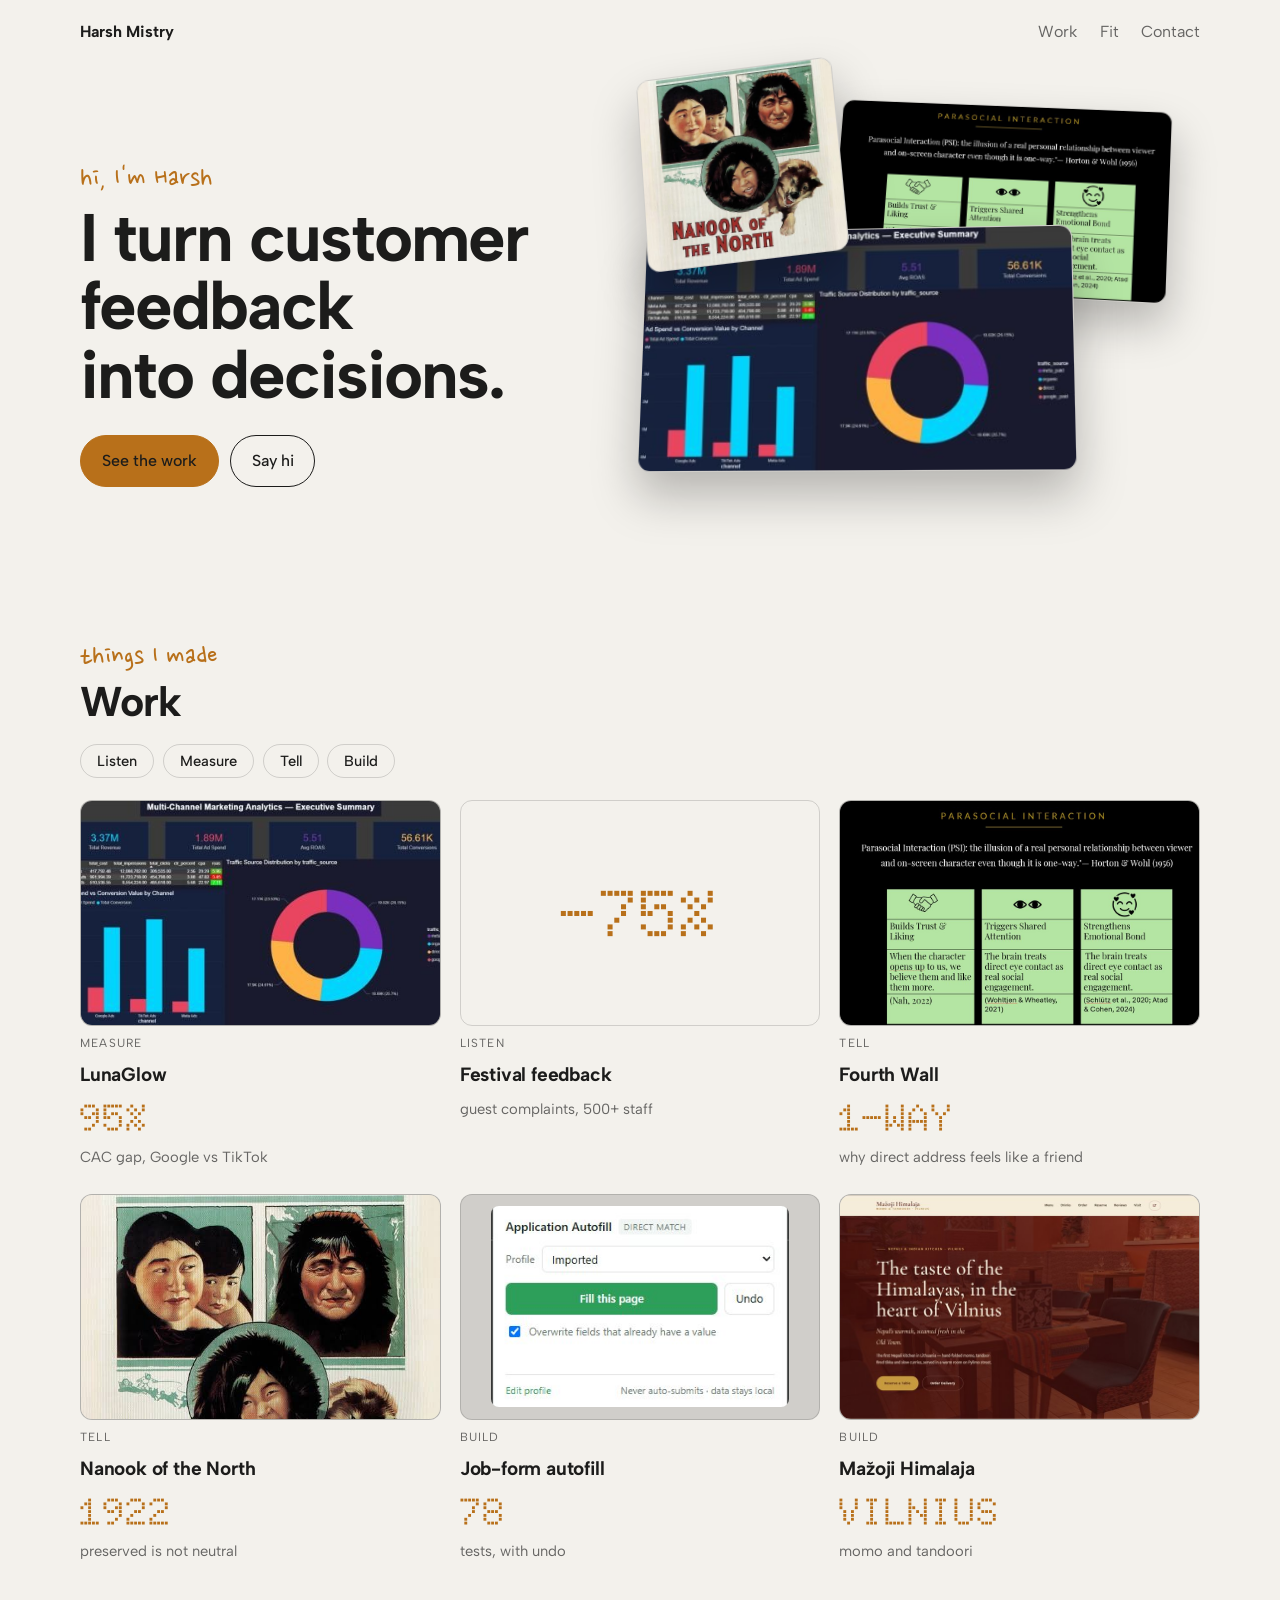
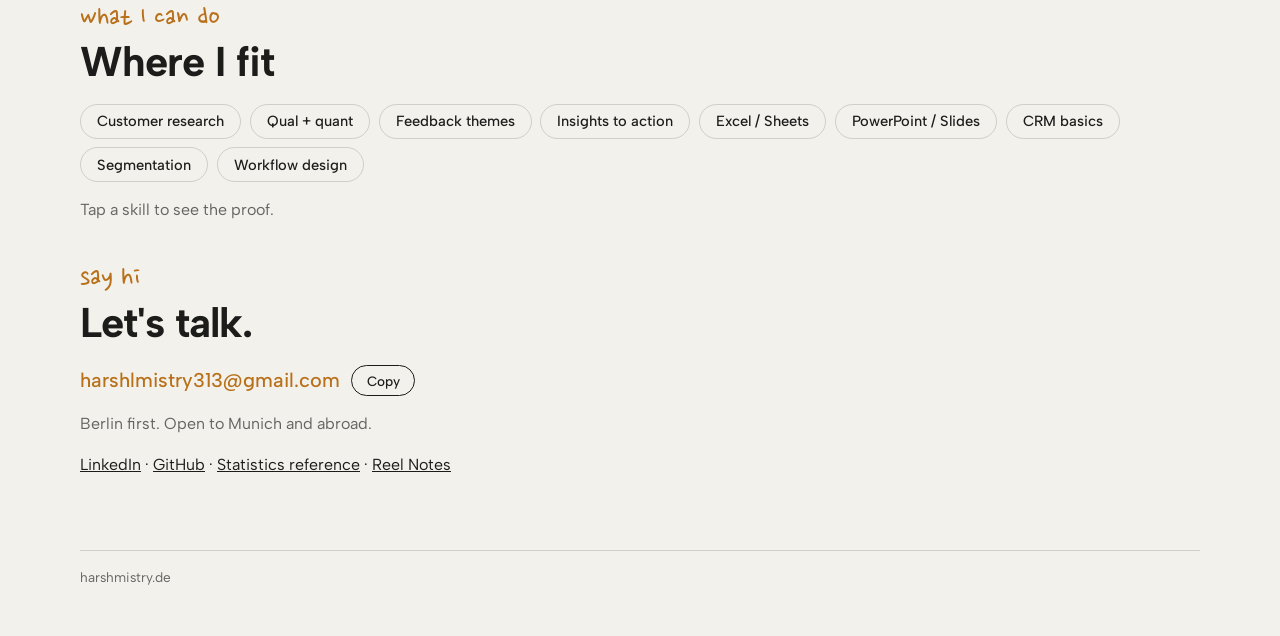
<file: index.html>
<!doctype html>
<html lang="en">
<head>
<meta charset="utf-8">
<meta name="viewport" content="width=device-width, initial-scale=1">
<title>Harsh Mistry | Customer Research &amp; Marketing Analytics</title>
<meta name="description" content="Customer research, marketing analytics and storytelling. Student in Magdeburg, open to internships and Werkstudent roles in Berlin, Munich and abroad.">
<link rel="canonical" href="https://harshmistry.de/">
<meta name="robots" content="index, follow, max-image-preview:large">
<meta name="author" content="Harsh Mistry">

<meta property="og:type" content="profile">
<meta property="og:site_name" content="Harsh Mistry">
<meta property="og:title" content="Harsh Mistry | Customer Research &amp; Marketing Analytics">
<meta property="og:description" content="I turn customer feedback into decisions. Work, skills and contact.">
<meta property="og:url" content="https://harshmistry.de/">
<meta property="og:image" content="https://harshmistry.de/og-image.png">
<meta property="og:image:width" content="1200">
<meta property="og:image:height" content="630">
<meta property="og:image:alt" content="Harsh Mistry, marketing analytics student in Magdeburg">
<meta property="og:locale" content="en_GB">
<meta property="profile:first_name" content="Harsh">
<meta property="profile:last_name" content="Mistry">
<meta name="twitter:card" content="summary_large_image">
<meta name="twitter:title" content="Harsh Mistry | Customer Research &amp; Marketing Analytics">
<meta name="twitter:description" content="I turn customer feedback into decisions.">
<meta name="twitter:image" content="https://harshmistry.de/og-image.png">

<link rel="icon" href="favicon.svg" type="image/svg+xml">
<script>document.documentElement.classList.add('js')</script>

<script type="application/ld+json">
{
  "@context": "https://schema.org",
  "@graph": [
    {
      "@type": "WebSite",
      "@id": "https://harshmistry.de/#website",
      "url": "https://harshmistry.de/",
      "name": "Harsh Mistry",
      "inLanguage": "en",
      "publisher": { "@id": "https://harshmistry.de/#person" }
    },
    {
      "@type": "ProfilePage",
      "@id": "https://harshmistry.de/#profilepage",
      "url": "https://harshmistry.de/",
      "name": "Harsh Mistry | Marketing Analytics, Insights & Operations",
      "isPartOf": { "@id": "https://harshmistry.de/#website" },
      "mainEntity": { "@id": "https://harshmistry.de/#person" },
      "dateModified": "2026-10-08",
      "inLanguage": "en"
    },
    {
      "@type": "Person",
      "@id": "https://harshmistry.de/#person",
      "name": "Harsh Mistry",
      "alternateName": "Harsh Lalabhai Mistry",
      "givenName": "Harsh",
      "familyName": "Mistry",
      "url": "https://harshmistry.de/",
      "jobTitle": "Marketing analytics student (Werkstudent and internship seeker)",
      "description": "Marketing analytics student at Otto von Guericke University Magdeburg looking for internships and Werkstudent roles in marketing analytics, performance marketing and customer insights in Germany.",
      "address": { "@type": "PostalAddress", "addressLocality": "Magdeburg", "addressCountry": "DE" },
      "affiliation": {
        "@type": "CollegeOrUniversity",
        "name": "Otto von Guericke University Magdeburg",
        "url": "https://www.ovgu.de/"
      },
      "knowsAbout": [
        "Marketing analytics", "Performance marketing", "SQL", "PostgreSQL", "Python", "pandas",
        "Power BI", "n8n automation", "HubSpot", "Google Ads measurement", "Voice of Customer", "Marketing mix modeling", "Econometrics"
      ],
      "knowsLanguage": ["en", "de", "hi", "gu", "mr"],
      "sameAs": [
        "https://github.com/harshmistry2001",
        "https://www.linkedin.com/in/harsh-mistry-6508b920b"
      ]
    },
    {
      "@type": "CreativeWork",
      "@id": "https://harshmistry.de/#lunaglow",
      "name": "LunaGlow: marketing analytics simulation for a D2C skincare brand",
      "description": "A 90-day simulation of a direct-to-consumer skincare brand advertising on Meta, Google and TikTok, built on synthetic data with PostgreSQL, Python, Power BI and n8n.",
      "url": "https://github.com/harshmistry2001/marketing-analytics-portfolio",
      "author": { "@id": "https://harshmistry.de/#person" },
      "keywords": "marketing analytics, customer acquisition cost, budget allocation, PostgreSQL, Power BI, pandas, n8n"
    }
  ]
}
</script>
<meta name="theme-color" content="#F3F1EC" media="(prefers-color-scheme: light)">
<meta name="theme-color" content="#1C1C1B" media="(prefers-color-scheme: dark)">
<link rel="icon" href="/favicon.svg" type="image/svg+xml">
<link rel="preconnect" href="https://fonts.googleapis.com">
<link rel="preconnect" href="https://fonts.gstatic.com" crossorigin>
<link rel="stylesheet" href="https://fonts.googleapis.com/css2?family=Albert+Sans:wght@400;500;700&family=Doto:wght@700&family=Nanum+Pen+Script&display=swap">
<link rel="stylesheet" href="/theme.css">
<link rel="stylesheet" href="/site.css">
</head>
<body>
<div class="wrap" id="app">
  <noscript>
    <h1>Harsh Mistry: I turn customer feedback into decisions.</h1>
    <p>Customer research, marketing analytics and storytelling. Magdeburg, open to Berlin, Munich and abroad.</p>
    <p><a href="mailto:harshlmistry313@gmail.com">harshlmistry313@gmail.com</a> · <a href="https://linkedin.com/in/harsh-mistry-6508b920b">LinkedIn</a> · <a href="https://github.com/harshmistry2001">GitHub</a> · <a href="/stats/">Statistics reference</a> · <a href="/cinema/">Reel Notes</a></p>
  </noscript>
</div>
<script src="/content.js"></script>
<script src="/app.js"></script>
</body>
</html>
</file>
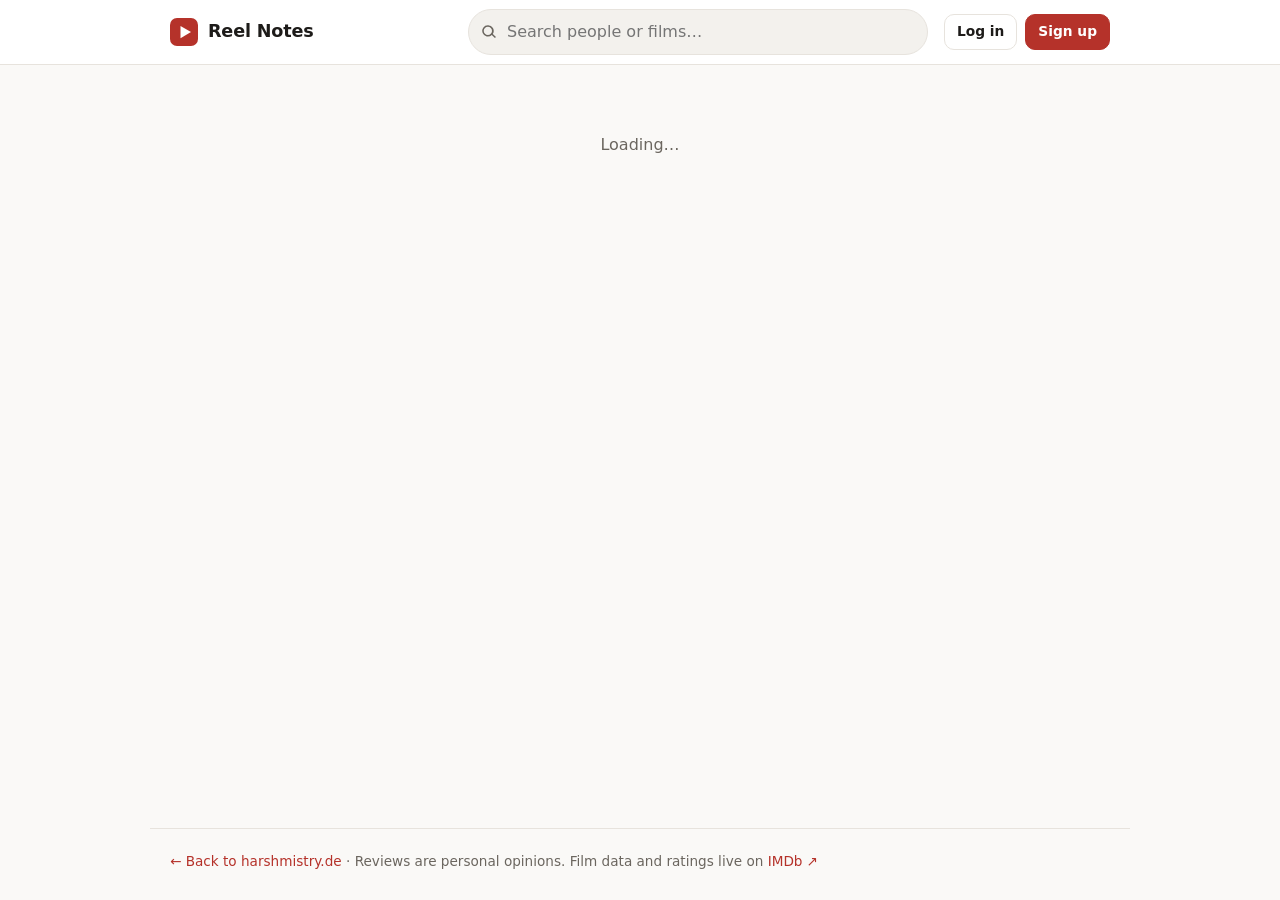
<file: cinema/index.html>
<!doctype html>
<html lang="en">
<head>
  <meta charset="utf-8">
  <meta name="viewport" content="width=device-width, initial-scale=1">
  <title>Reel Notes</title>
  <meta name="description" content="Find people, see the films they've watched, and read their detailed reviews.">
  <meta http-equiv="Content-Security-Policy" content="default-src 'self'; script-src 'self' https://sg.media-imdb.com; connect-src 'self' https://*.supabase.co; style-src 'self' 'unsafe-inline'; img-src 'self' data: https://m.media-amazon.com; base-uri 'self'; form-action 'self'">
  <meta name="referrer" content="strict-origin-when-cross-origin">
  <link rel="icon" href="data:image/svg+xml,%3Csvg xmlns='http://www.w3.org/2000/svg' viewBox='0 0 32 32'%3E%3Crect width='32' height='32' rx='8' fill='%23b5322a'/%3E%3Cpath d='M12 9l12 7-12 7z' fill='white'/%3E%3C/svg%3E">
  <link rel="stylesheet" href="style.css">
</head>
<body>
  <header class="topbar">
    <div class="wrap topbar-inner">
      <a href="#/" class="brand" aria-label="Reel Notes home">
        <svg viewBox="0 0 32 32" width="28" height="28" aria-hidden="true"><rect width="32" height="32" rx="8" fill="currentColor"/><path d="M12 9l12 7-12 7z" fill="#fff"/></svg>
        <span>Reel Notes</span>
      </a>
      <form class="search" id="search-form" role="search" autocomplete="off">
        <svg viewBox="0 0 24 24" width="18" height="18" aria-hidden="true"><path d="M10.5 3a7.5 7.5 0 105.2 12.9l4.2 4.2 1.4-1.4-4.2-4.2A7.5 7.5 0 0010.5 3zm0 2a5.5 5.5 0 110 11 5.5 5.5 0 010-11z" fill="currentColor"/></svg>
        <input id="search-input" type="search" placeholder="Search people or films…" aria-label="Search people or films">
      </form>
      <nav id="nav" class="nav" aria-label="Account"></nav>
    </div>
  </header>

  <main id="app" class="wrap" tabindex="-1"></main>

  <footer class="footer wrap">
    <a href="/">← Back to harshmistry.de</a> · Reviews are personal opinions. Film data and ratings live on <a href="https://www.imdb.com" target="_blank" rel="noopener noreferrer">IMDb&nbsp;↗</a>
  </footer>

  <div id="toast" class="toast" role="status" aria-live="polite"></div>
  <noscript><p class="wrap">Reel Notes needs JavaScript to run.</p></noscript>
  <script src="vendor/supabase.js"></script>
  <script src="config.js"></script>
  <script src="data.js"></script>
  <script src="app.js"></script>
</body>
</html>
</file>
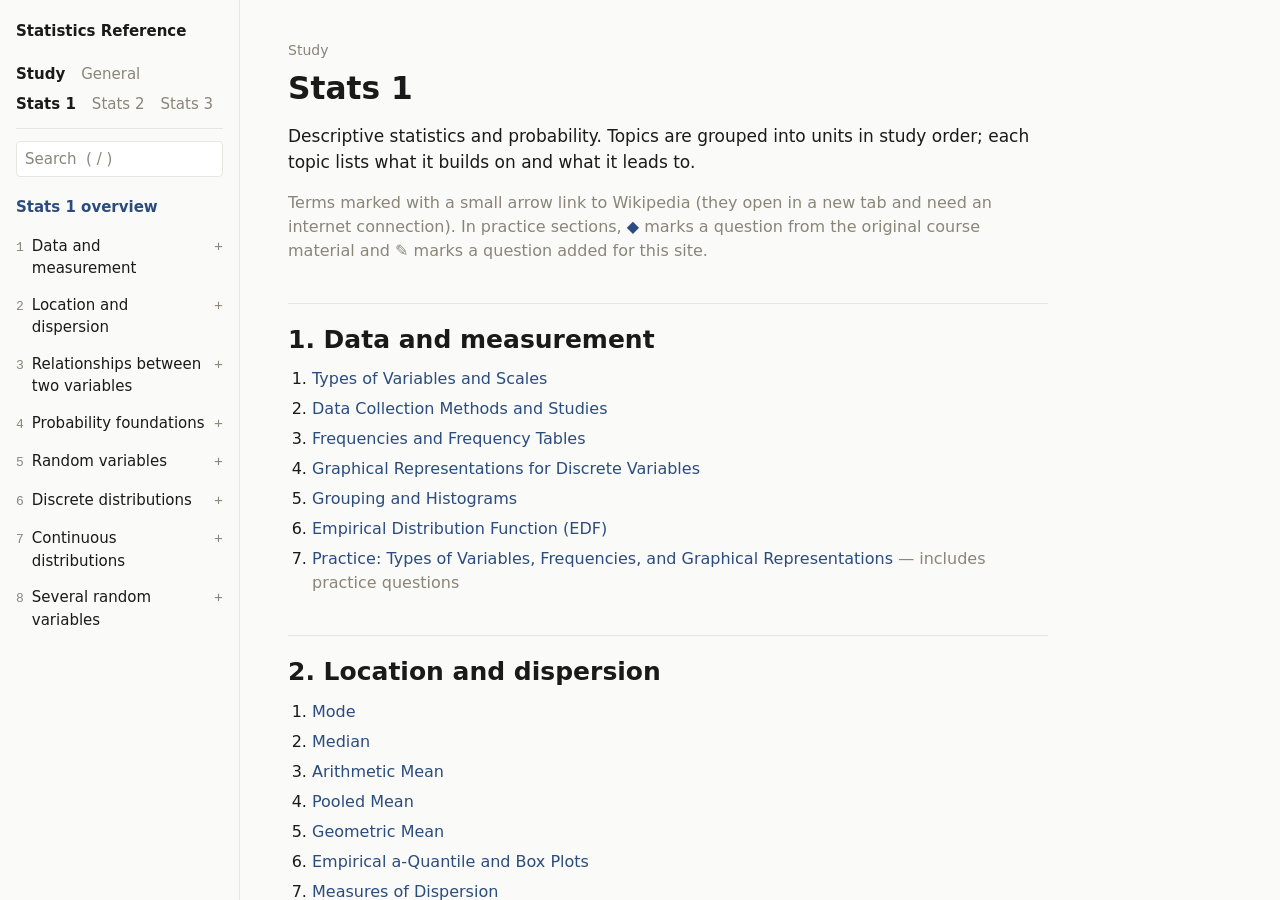
<file: stats/index.html>
<!doctype html>
<html lang="en">
<head>
  <meta charset="utf-8">
  <title>Statistics Reference</title>
  <meta http-equiv="refresh" content="0; url=src/index.html">
</head>
<body style="font-family: system-ui, sans-serif; background: #FAFAF8; color: #1A1A1A; padding: 2rem;">
  <p>Opening the site… If nothing happens, <a href="src/index.html" style="color: #2B4C7E;">open src/index.html</a>.</p>
</body>
</html>
</file>
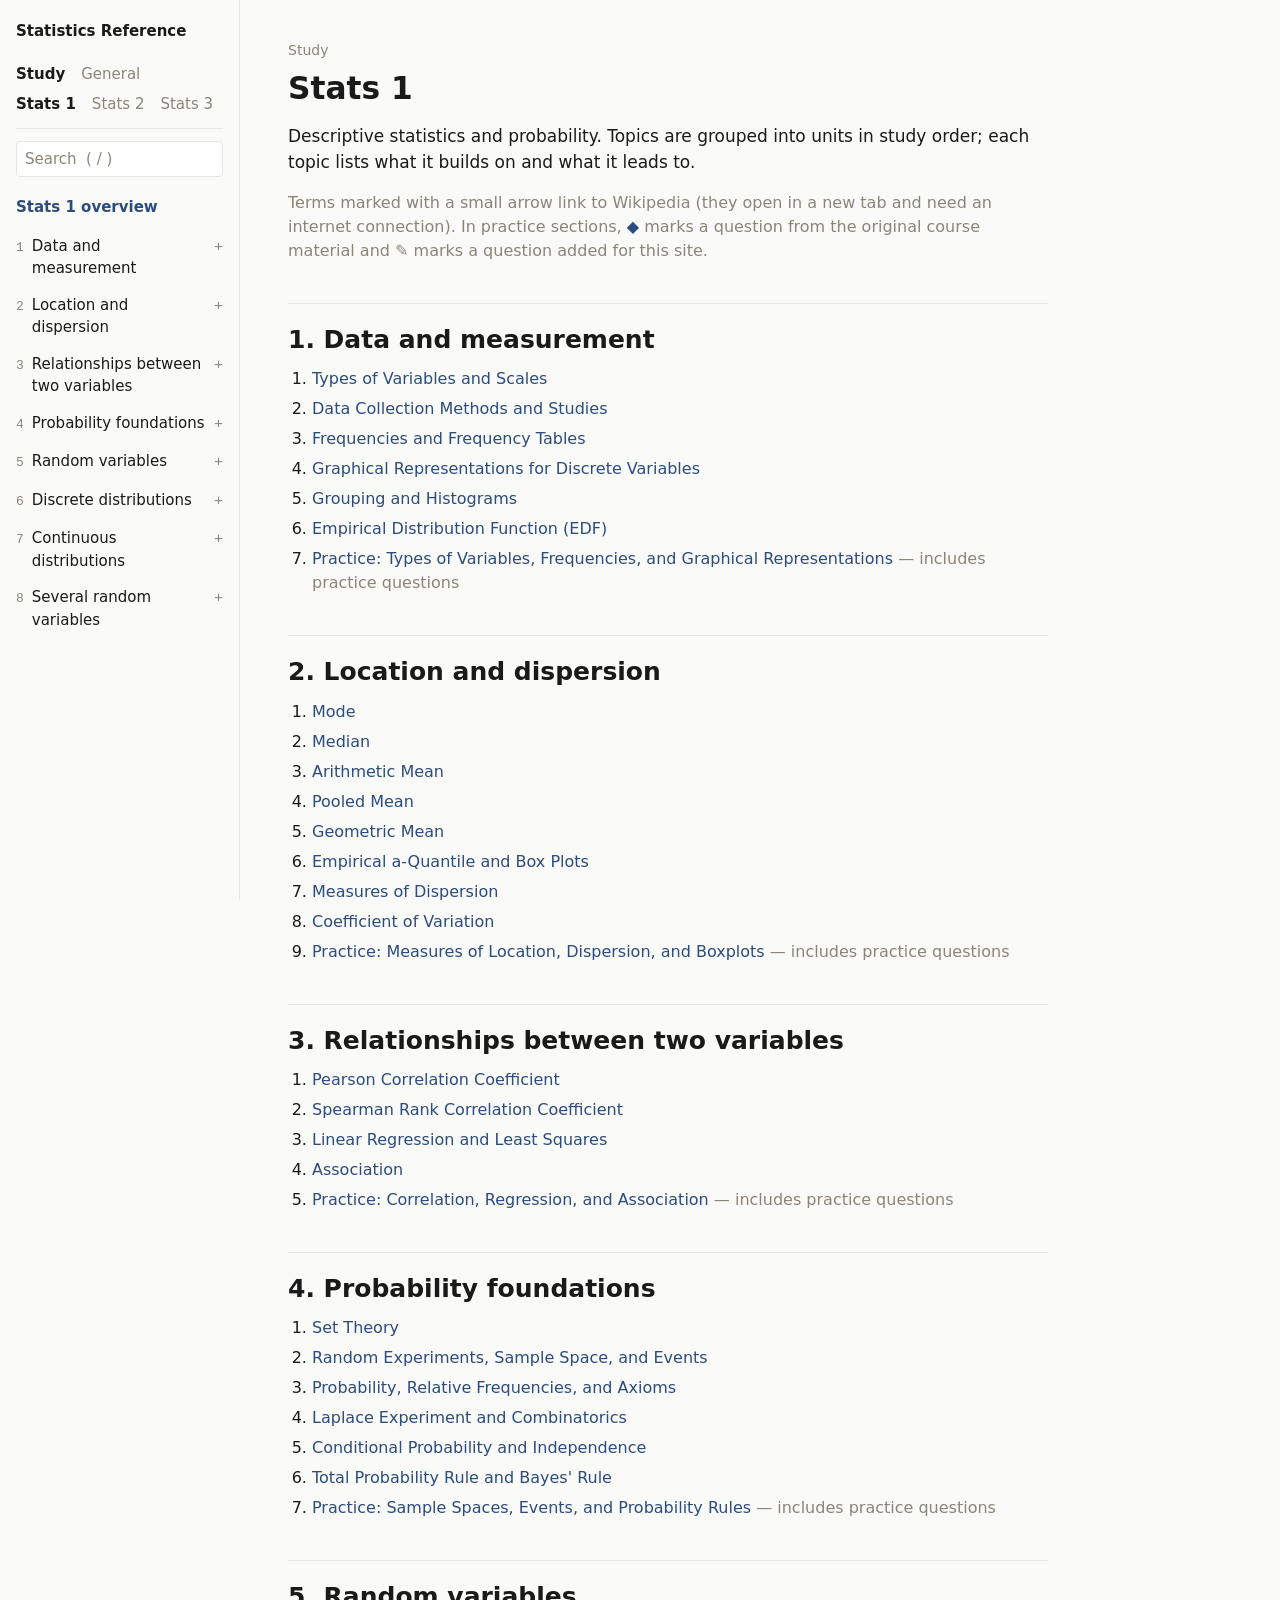
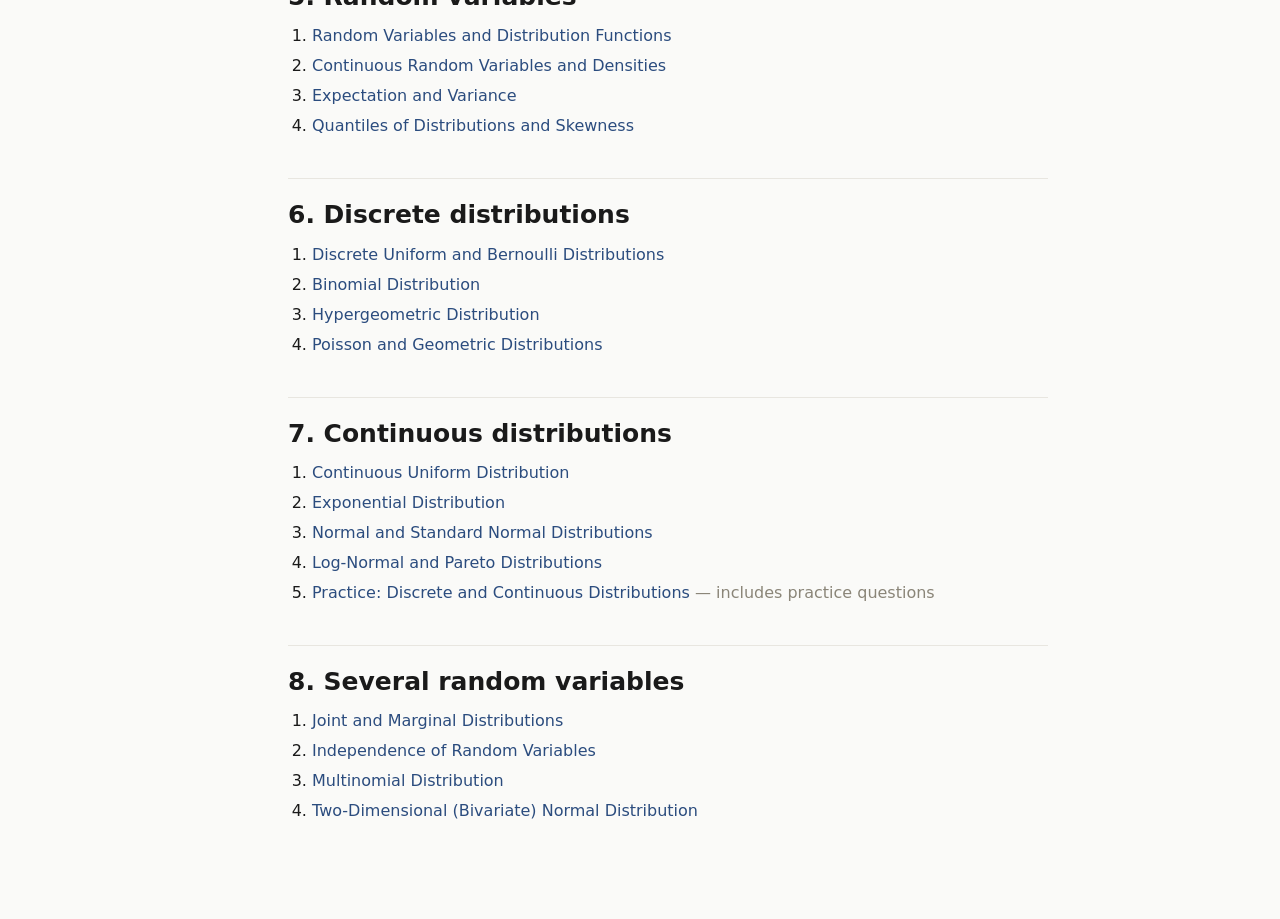
<file: stats/src/index.html>
<!doctype html>
<html lang="en">
<head>
  <meta charset="utf-8">
  <meta name="viewport" content="width=device-width, initial-scale=1">
  <title>Statistics Reference</title>
  <link rel="stylesheet" href="vendor/katex/katex.min.css">
  <link rel="stylesheet" href="style.css">
</head>
<body>
  <a class="skip" href="#main">Skip to content</a>

  <header class="topbar">
    <span class="brand">Statistics Reference</span>
    <button type="button" id="menu-toggle" aria-expanded="false" aria-controls="sidebar">Topics</button>
  </header>

  <aside id="sidebar" class="sidebar">
    <div class="brand brand-side">Statistics Reference</div>

    <nav id="mode-switch" class="switch" aria-label="Mode">
      <a href="#/study" data-mode="study">Study</a>
      <a href="#/general" data-mode="general">General</a>
    </nav>
    <nav id="group-switch" class="switch sub" aria-label="Course part"></nav>

    <label class="search">
      <span class="visually-hidden">Search topics</span>
      <input type="search" id="search" placeholder="Search  ( / )" autocomplete="off" spellcheck="false">
    </label>

    <div id="nav" class="nav"></div>
  </aside>

  <main id="main" tabindex="-1">
    <article id="doc" class="doc">
      <p class="muted">Loading…</p>
    </article>
  </main>

  <script src="vendor/katex/katex.min.js"></script>
  <script src="vendor/hljs/highlight.min.js"></script>
  <script src="app.js"></script>
</body>
</html>
</file>
<file: theme.css>
/* ------------------------------------------------------------------
   COLOURS AND FONTS. Change a value here and the whole site follows.
   Three colours only: background, text, accent.
   ------------------------------------------------------------------ */
:root{
  /* Light mode */
  --bg:#F3F1EC;            /* paper */
  --fg:#1C1C1B;            /* ink */
  --accent:#B8701A;        /* marigold */
  --on-accent:#1C1C1B;     /* text on accent buttons */
  --line:rgba(28,28,27,.16);
  --muted:rgba(28,28,27,.66);

  /* Fonts. First name is used if it is loaded, the rest are backups. */
  --sans:"Albert Sans",system-ui,-apple-system,"Segoe UI",sans-serif;   /* all normal text */
  --num:"Doto",ui-monospace,Menlo,Consolas,monospace;                   /* big numbers */
  --hand:"Nanum Pen Script","Segoe Print","Bradley Hand",cursive;       /* handwritten notes */
}

/* Dark mode follows the visitor's device setting */
@media (prefers-color-scheme:dark){
  :root:not([data-theme="light"]){
    --bg:#1C1C1B; --fg:#F3F1EC; --accent:#E0A24A; --on-accent:#1C1C1B;
    --line:rgba(243,241,236,.18); --muted:rgba(243,241,236,.68);
    color-scheme:dark;
  }
}
:root[data-theme="dark"]{
  --bg:#1C1C1B; --fg:#F3F1EC; --accent:#E0A24A; --on-accent:#1C1C1B;
  --line:rgba(243,241,236,.18); --muted:rgba(243,241,236,.68);
  color-scheme:dark;
}

/* ---- READY-MADE ALTERNATIVES ----------------------------------------
   To try one: copy its three colour lines over the light-mode ones above.

   Forest:   --bg:#EEF1EC;  --fg:#18211B;  --accent:#2F6B4F;
   Indigo:   --bg:#F2F2F0;  --fg:#1B1C22;  --accent:#4A55B8;
   Clay:     --bg:#F4EFEA;  --fg:#231C19;  --accent:#B5452A;
------------------------------------------------------------------------ */

/* ---- USING YOUR OWN FONT (for example Satoshi from Fontshare) --------
   1. Download the font files (.woff2) into a new folder: assets/fonts/
   2. Uncomment and edit this block, then set --sans above to "Satoshi".

   @font-face{
     font-family:"Satoshi";
     src:url("assets/fonts/Satoshi-Regular.woff2") format("woff2");
     font-weight:400; font-display:swap;
   }
   @font-face{
     font-family:"Satoshi";
     src:url("assets/fonts/Satoshi-Bold.woff2") format("woff2");
     font-weight:700; font-display:swap;
   }
------------------------------------------------------------------------ */
</file>
<file: site.css>
/* Layout and components. Colours and fonts come from theme.css. */
*{box-sizing:border-box}
html{scroll-behavior:smooth}
body{margin:0;background:var(--bg);color:var(--fg);font:400 1rem/1.55 var(--sans);padding-inline:max(1rem,4vw);padding-block:0 3rem}
a{color:inherit}
:focus-visible{outline:2px solid var(--accent);outline-offset:3px}
.wrap{max-width:70rem;margin-inline:auto}
.note{font-family:var(--hand);font-size:1.9rem;line-height:1;color:var(--accent);margin:0}
.muted{color:var(--muted)}

/* Header */
.top{display:flex;justify-content:space-between;align-items:center;gap:1rem;padding-block:1.25rem}
.top b{font-weight:700}
.top nav{display:flex;gap:1.4rem}
.top nav a{text-decoration:none;color:var(--muted)}
.top nav a:hover{color:var(--fg)}

/* Hero */
.hero{display:grid;grid-template-columns:minmax(0,1fr) minmax(0,1.1fr);gap:2rem;align-items:center;padding-block:2rem 3rem}
.hero h1{font-weight:700;font-size:clamp(2.3rem,5.6vw,4.2rem);line-height:1.02;letter-spacing:-.03em;margin:.6rem 0 1.6rem;text-wrap:balance}
.cta{display:flex;gap:.7rem;flex-wrap:wrap}
.btn{display:inline-block;padding:.8rem 1.3rem;border-radius:999px;text-decoration:none;font-weight:500;background:var(--accent);color:var(--on-accent);border:1px solid var(--accent)}
.btn.ghost{background:transparent;color:var(--fg);border-color:var(--fg)}
.btn:hover{filter:brightness(1.07)}

/* 3D stack (moves with the cursor, drifts on its own on phones) */
.stage{perspective:1200px;display:grid;place-items:center;min-height:22rem;touch-action:pan-y}
.stack{position:relative;width:min(100%,32rem);aspect-ratio:1.12;transform-style:preserve-3d;transform:rotateX(8deg) rotateY(-12deg)}
.c{position:absolute;margin:0;border-radius:12px;overflow:hidden;border:1px solid var(--line);background:var(--bg);box-shadow:0 22px 44px rgba(0,0,0,.25)}
.c img{display:block;width:100%;height:auto}
.c1{width:80%;left:0;top:32%;transform:translateZ(70px)}
.c2{width:66%;right:0;top:0;transform:translateZ(0) rotate(4deg)}
.c3{width:36%;left:3%;top:2%;transform:translateZ(140px) rotate(-6deg)}

/* Sections */
section{padding-block:2.5rem 0}
h2{font-weight:700;font-size:clamp(1.8rem,3.6vw,2.6rem);letter-spacing:-.025em;line-height:1.1;margin:.4rem 0 1.2rem}

/* Filter chips and skill pills */
.chips,.pills{display:flex;flex-wrap:wrap;gap:.55rem}
.chips{margin-bottom:1.4rem}
.chip,.pill{font:500 .92rem var(--sans);cursor:pointer;padding:.45rem 1rem;border-radius:999px;border:1px solid var(--line);background:transparent;color:var(--fg)}
.chip:hover,.pill:hover{border-color:var(--fg)}
.chip[aria-pressed="true"],.pill[aria-pressed="true"]{background:var(--fg);color:var(--bg);border-color:var(--fg)}
.proof{min-height:1.6rem;margin:1rem 0 0;color:var(--muted)}

/* Project tiles */
.grid{display:grid;grid-template-columns:repeat(auto-fit,minmax(min(100%,18rem),1fr));gap:1.6rem 1.2rem}
.tile{display:grid;gap:.5rem;align-content:start;min-width:0}
.tile[hidden]{display:none}
.shot{border-radius:12px;overflow:hidden;border:1px solid var(--line);aspect-ratio:16/10;background:var(--line);display:grid;place-items:center}
.shot img{width:100%;height:100%;object-fit:cover;display:block}
.shot.contain img{width:auto;max-width:90%;max-height:90%;object-fit:contain;border-radius:8px}
.shot.numonly{background:transparent}
.shot.numonly .big{font-size:4.2rem}
.lens{font-size:.74rem;letter-spacing:.1em;text-transform:uppercase;color:var(--muted)}
.tile h3{font-size:1.2rem;font-weight:700;margin:0;letter-spacing:-.01em}
.tile h3 a{text-decoration:none}
.tile h3 a:hover{text-decoration:underline}
.big{font-family:var(--num);font-weight:700;font-size:2.4rem;line-height:1;color:var(--accent);margin:.1rem 0 0}
.cap{margin:0;color:var(--muted);font-size:.92rem}
.tile.dim{opacity:.28}
.tile.hit .shot{outline:2px solid var(--accent);outline-offset:3px}

/* Contact and footer */
.contact{padding-bottom:1rem}
.mail{display:flex;flex-wrap:wrap;gap:.7rem;align-items:center;margin:0 0 .6rem}
.mail span{font-size:1.25rem;font-weight:500;color:var(--accent);overflow-wrap:anywhere;user-select:all}
.mail button{font:500 .85rem var(--sans);cursor:pointer;padding:.4rem .9rem;border-radius:999px;border:1px solid var(--fg);background:transparent;color:var(--fg)}
footer{margin-top:2.5rem;padding-top:1rem;border-top:1px solid var(--line);color:var(--muted);font-size:.85rem}

/* Phone layout */
@media (max-width:48rem){
  .hero{grid-template-columns:minmax(0,1fr)}
  .stage{min-height:17rem}
}
@media (prefers-reduced-motion:no-preference){
  .tile{transition:transform .2s ease,opacity .2s ease}
  .tile:hover{transform:translateY(-4px)}
}
</file>
<file: cinema/style.css>
:root {
  --bg: #faf9f7;
  --surface: #ffffff;
  --surface-2: #f3f1ed;
  --text: #1d1b19;
  --muted: #6b665f;
  --line: #e7e3dd;
  --accent: #b5322a;
  --accent-text: #ffffff;
  --accent-soft: #f8e9e7;
  --imdb: #f5c518;
  --imdb-text: #111;
  --shadow: 0 1px 2px rgba(30, 20, 10, .05), 0 4px 14px rgba(30, 20, 10, .05);
  --radius: 14px;
}
@media (prefers-color-scheme: dark) {
  :root {
    --bg: #141312;
    --surface: #1d1b19;
    --surface-2: #272421;
    --text: #f1eee9;
    --muted: #a29c93;
    --line: #34302c;
    --accent: #e0584d;
    --accent-text: #1a0f0e;
    --accent-soft: #3a1f1c;
    --shadow: 0 1px 2px rgba(0, 0, 0, .3), 0 4px 14px rgba(0, 0, 0, .25);
  }
}

* { box-sizing: border-box; }
html { -webkit-text-size-adjust: 100%; }
body {
  margin: 0;
  background: var(--bg);
  color: var(--text);
  font: 16px/1.55 system-ui, -apple-system, "Segoe UI", Roboto, "Helvetica Neue", sans-serif;
  min-height: 100vh;
  display: flex;
  flex-direction: column;
}
main { flex: 1; padding-top: 28px; padding-bottom: 48px; outline: none; }
.wrap { width: 100%; max-width: 980px; margin: 0 auto; padding-left: 20px; padding-right: 20px; }
a { color: var(--accent); text-decoration: none; }
a:hover { text-decoration: underline; }
h1, h2, h3 { line-height: 1.2; margin: 0; letter-spacing: -.01em; }
h1 { font-size: 1.9rem; }
h2 { font-size: 1.2rem; }
h3 { font-size: 1.02rem; }
p { margin: 0; }
:focus-visible { outline: 3px solid color-mix(in srgb, var(--accent) 55%, transparent); outline-offset: 2px; border-radius: 6px; }

/* top bar */
.topbar { background: var(--surface); border-bottom: 1px solid var(--line); position: sticky; top: 0; z-index: 10; }
.topbar-inner { display: flex; align-items: center; gap: 16px; min-height: 64px; flex-wrap: wrap; padding-top: 8px; padding-bottom: 8px; }
.brand { display: flex; align-items: center; gap: 10px; color: var(--accent); font-weight: 700; font-size: 1.1rem; letter-spacing: -.01em; }
.brand span { color: var(--text); }
.brand:hover { text-decoration: none; }
.search { flex: 1 1 240px; position: relative; max-width: 460px; margin-left: auto; }
.search svg { position: absolute; left: 12px; top: 50%; transform: translateY(-50%); color: var(--muted); pointer-events: none; }
.search input { width: 100%; padding: 10px 14px 10px 38px; border-radius: 999px; border: 1px solid var(--line); background: var(--surface-2); color: var(--text); font: inherit; }
.search input:focus { outline: none; border-color: var(--accent); background: var(--surface); }
.nav { display: flex; align-items: center; gap: 8px; }

/* controls */
.btn {
  display: inline-flex; align-items: center; justify-content: center; gap: 6px;
  padding: 9px 16px; border-radius: 10px; border: 1px solid var(--line);
  background: var(--surface); color: var(--text); font: inherit; font-weight: 600; font-size: .94rem;
  cursor: pointer; text-decoration: none; white-space: nowrap;
}
.btn:hover { background: var(--surface-2); text-decoration: none; }
.btn.primary { background: var(--accent); border-color: var(--accent); color: var(--accent-text); }
.btn.primary:hover { filter: brightness(1.07); }
.btn.imdb { background: var(--imdb); border-color: var(--imdb); color: var(--imdb-text); }
.btn.imdb:hover { filter: brightness(.96); }
.btn.danger { color: #c0262d; }
.btn.small { padding: 6px 12px; font-size: .86rem; }
.btn.ghost { border-color: transparent; background: transparent; }
.btn[disabled] { opacity: .6; cursor: default; }

.imdb-link { display: inline-flex; align-items: center; gap: 4px; font-size: .78rem; font-weight: 700; padding: 2px 7px; border-radius: 6px; background: var(--imdb); color: var(--imdb-text); }
.imdb-link:hover { text-decoration: none; filter: brightness(.95); }

/* layout helpers */
.stack { display: flex; flex-direction: column; gap: 16px; }
.row { display: flex; align-items: center; gap: 12px; flex-wrap: wrap; }
.between { justify-content: space-between; }
.muted { color: var(--muted); }
.small { font-size: .88rem; }
.section { margin-top: 36px; }
.section > h2 { margin-bottom: 14px; display: flex; align-items: baseline; gap: 10px; }
.section > h2 .count { font-size: .85rem; font-weight: 500; color: var(--muted); }
.card { background: var(--surface); border: 1px solid var(--line); border-radius: var(--radius); box-shadow: var(--shadow); padding: 18px 20px; }
.grid { display: grid; gap: 14px; grid-template-columns: repeat(auto-fill, minmax(290px, 1fr)); }
.empty { text-align: center; color: var(--muted); padding: 36px 16px; border: 1px dashed var(--line); border-radius: var(--radius); }
.empty strong { color: var(--text); display: block; margin-bottom: 4px; }

/* hero */
.hero { text-align: center; padding: 34px 0 6px; }
.hero h1 { font-size: clamp(1.9rem, 5vw, 2.7rem); }
.hero p { color: var(--muted); max-width: 520px; margin: 12px auto 22px; font-size: 1.05rem; }
.hero .search { max-width: 520px; margin: 0 auto; }
.hero .search input { padding: 15px 18px 15px 46px; font-size: 1.05rem; background: var(--surface); box-shadow: var(--shadow); }
.hero .search svg { left: 17px; width: 20px; height: 20px; }
.hero-stats { margin-top: 14px; font-size: .9rem; color: var(--muted); }

/* score */
.score {
  --c: var(--accent);
  flex: none; display: grid; place-items: center; width: 46px; height: 46px; border-radius: 50%;
  font-weight: 800; font-size: 1rem; color: var(--c);
  background: color-mix(in srgb, var(--c) 14%, transparent);
  border: 2px solid var(--c);
}
.score.big { width: 76px; height: 76px; font-size: 1.7rem; }
.score small { font-size: .55em; font-weight: 600; opacity: .7; }
.bar { height: 8px; border-radius: 99px; background: var(--surface-2); overflow: hidden; }
.bar > i { display: block; height: 100%; border-radius: 99px; background: var(--c, var(--accent)); }

/* review card */
.review-card { display: flex; flex-direction: column; gap: 10px; color: inherit; }
.review-card:hover { text-decoration: none; border-color: color-mix(in srgb, var(--accent) 40%, var(--line)); }
.review-card .top { display: flex; gap: 14px; align-items: flex-start; }
.review-card .title { font-weight: 700; font-size: 1.05rem; line-height: 1.25; }
.review-card .year { color: var(--muted); font-weight: 500; }
.review-card .by { display: flex; align-items: center; gap: 6px; font-size: .86rem; color: var(--muted); margin-top: 4px; }
.review-card .snippet { color: var(--muted); font-size: .94rem; display: -webkit-box; -webkit-line-clamp: 2; -webkit-box-orient: vertical; overflow: hidden; }
.chips { display: flex; flex-wrap: wrap; gap: 6px; }
.chip { font-size: .78rem; padding: 3px 9px; border-radius: 999px; background: var(--surface-2); color: var(--text); border: 1px solid var(--line); white-space: nowrap; }
.chip b { color: var(--c, var(--accent)); margin-left: 3px; }
.card-foot { display: flex; align-items: center; justify-content: space-between; margin-top: auto; gap: 8px; }

/* people */
.avatar { flex: none; display: grid; place-items: center; width: 34px; height: 34px; border-radius: 50%; color: #fff; font-weight: 700; font-size: .95rem; background: hsl(var(--h, 10) 45% 42%); }
.avatar.xs { width: 22px; height: 22px; font-size: .72rem; }
.avatar.xl { width: 84px; height: 84px; font-size: 2rem; }
.person { display: flex; align-items: center; gap: 12px; color: inherit; }
.person:hover { text-decoration: none; border-color: color-mix(in srgb, var(--accent) 40%, var(--line)); }
.person .name { font-weight: 700; }
.person-grid { display: grid; gap: 12px; grid-template-columns: repeat(auto-fill, minmax(260px, 1fr)); }
.person.card { padding: 14px 16px; }

/* profile */
.profile-head { display: flex; gap: 22px; align-items: center; flex-wrap: wrap; }
.profile-head .info { flex: 1 1 260px; }
.profile-head .bio { color: var(--muted); margin-top: 6px; max-width: 560px; }
.stats { display: flex; gap: 28px; margin-top: 12px; }
.stat b { display: block; font-size: 1.4rem; line-height: 1.1; }
.stat span { font-size: .82rem; color: var(--muted); }
.tendencies { display: grid; gap: 10px; grid-template-columns: repeat(auto-fill, minmax(230px, 1fr)); }
.tendency .label { display: flex; justify-content: space-between; font-size: .88rem; margin-bottom: 4px; }
.toolbar { display: flex; gap: 10px; flex-wrap: wrap; margin-bottom: 14px; }
.toolbar input, .toolbar select { padding: 9px 12px; border-radius: 10px; border: 1px solid var(--line); background: var(--surface); color: var(--text); font: inherit; }
.toolbar input { flex: 1 1 200px; }

/* review page */
.review-head { display: flex; gap: 20px; align-items: center; flex-wrap: wrap; }
.review-head .grow { flex: 1 1 260px; }
.review-head h1 .year { color: var(--muted); font-weight: 500; }
.summary { white-space: pre-wrap; font-size: 1.04rem; }
.criterion { padding: 14px 0; border-top: 1px solid var(--line); }
.criterion:first-child { border-top: 0; padding-top: 0; }
.criterion .head { display: flex; justify-content: space-between; align-items: baseline; margin-bottom: 6px; }
.criterion .head b { font-size: 1rem; }
.criterion .val { font-weight: 800; color: var(--c); font-variant-numeric: tabular-nums; }
.criterion p { margin-top: 8px; color: var(--muted); white-space: pre-wrap; }
.compare-table { width: 100%; border-collapse: collapse; }
.compare-table th { text-align: left; font-size: .8rem; font-weight: 600; color: var(--muted); padding: 0 8px 8px 0; }
.compare-table td { padding: 10px 8px 10px 0; border-top: 1px solid var(--line); vertical-align: middle; }
.compare-table .cname { font-weight: 600; width: 28%; }
.compare-table .cell { display: flex; align-items: center; gap: 8px; }
.compare-table .cell .bar { flex: 1; min-width: 40px; }
.compare-table .cell b { min-width: 2.2em; text-align: right; font-variant-numeric: tabular-nums; }
.delta { font-size: .8rem; font-weight: 700; padding: 2px 8px; border-radius: 999px; white-space: nowrap; }
.delta.up { background: color-mix(in srgb, #2e9e57 18%, transparent); color: #2e9e57; }
.delta.down { background: color-mix(in srgb, #d8452f 18%, transparent); color: #d8452f; }
.delta.same { background: var(--surface-2); color: var(--muted); }
.callout { background: var(--accent-soft); border-radius: var(--radius); padding: 18px 20px; display: flex; gap: 16px; align-items: center; justify-content: space-between; flex-wrap: wrap; }
.callout p { max-width: 520px; }

/* forms */
.form-card { max-width: 480px; margin: 20px auto; }
.field { display: flex; flex-direction: column; gap: 6px; }
.field > label, .label { font-weight: 600; font-size: .92rem; }
.field .hint { font-size: .82rem; color: var(--muted); }
input[type=text], input[type=password], input[type=number], input[type=date], input[type=url], textarea, .field select {
  width: 100%; padding: 10px 12px; border-radius: 10px; border: 1px solid var(--line);
  background: var(--surface); color: var(--text); font: inherit;
}
textarea { resize: vertical; min-height: 84px; }
input:focus, textarea:focus, select:focus { outline: none; border-color: var(--accent); box-shadow: 0 0 0 3px color-mix(in srgb, var(--accent) 20%, transparent); }
.error { background: color-mix(in srgb, #d8452f 14%, transparent); color: #c0262d; border-radius: 10px; padding: 10px 14px; font-size: .92rem; }
@media (prefers-color-scheme: dark) { .error { color: #ff8b80; } .btn.danger { color: #ff8b80; } }
.two { display: grid; gap: 14px; grid-template-columns: 1fr 1fr; }
.three { display: grid; gap: 14px; grid-template-columns: 2fr 1fr 1fr; }
@media (max-width: 620px) { .two, .three { grid-template-columns: 1fr; } }

.slider-row { display: flex; align-items: center; gap: 12px; }
.slider-row input[type=range] { flex: 1; accent-color: var(--c, var(--accent)); height: 28px; }
.slider-row output { min-width: 3.2em; text-align: right; font-weight: 800; font-size: 1.05rem; color: var(--c); font-variant-numeric: tabular-nums; }

.preset-chips { display: flex; flex-wrap: wrap; gap: 8px; }
.toggle { font: inherit; font-size: .88rem; padding: 6px 12px; border-radius: 999px; border: 1px solid var(--line); background: var(--surface); color: var(--text); cursor: pointer; }
.toggle:hover { background: var(--surface-2); }
.toggle[aria-pressed=true] { background: var(--accent); border-color: var(--accent); color: var(--accent-text); font-weight: 600; }
.crit-card { border: 1px solid var(--line); border-radius: 12px; padding: 14px 16px; background: var(--surface); display: flex; flex-direction: column; gap: 10px; }
.crit-card .head { display: flex; justify-content: space-between; align-items: center; }
.crit-card .head b { font-size: 1rem; }
.add-custom { display: flex; gap: 8px; }
.add-custom input { flex: 1; }

/* misc */
.crumbs { font-size: .9rem; margin-bottom: 14px; }
.footer { padding-top: 22px; padding-bottom: 28px; color: var(--muted); font-size: .85rem; border-top: 1px solid var(--line); margin-top: 12px; }
.toast { position: fixed; left: 50%; bottom: 24px; transform: translate(-50%, 20px); background: var(--text); color: var(--bg); padding: 10px 18px; border-radius: 10px; opacity: 0; pointer-events: none; transition: all .25s; font-size: .92rem; z-index: 50; }
.toast.show { opacity: 1; transform: translate(-50%, 0); }
.loading { color: var(--muted); padding: 40px 0; text-align: center; }

@media (max-width: 620px) {
  .topbar-inner { gap: 10px; }
  .search { order: 3; flex-basis: 100%; max-width: none; }
  .nav { margin-left: auto; }
  .compare-table .cname { width: auto; }
  .compare-table th:last-child, .compare-table td:last-child { display: none; }
  .callout { flex-direction: column; align-items: flex-start; }
}
@media (prefers-reduced-motion: reduce) { * { transition: none !important; } }

/* whole-card links: the title link stretches over the card; other links sit above it */
.card { position: relative; }
.stretch::after { content: ""; position: absolute; inset: 0; border-radius: var(--radius); }
.above { position: relative; z-index: 1; }
a.above:hover { text-decoration: underline; }
.card:has(.stretch):hover { border-color: color-mix(in srgb, var(--accent) 40%, var(--line)); }
.stretch:hover { text-decoration: none; }

/* posters */
.poster { flex: none; display: block; border-radius: 8px; object-fit: cover; background: var(--surface-2); aspect-ratio: 2 / 3; box-shadow: 0 1px 4px rgba(0,0,0,.25); }
.poster.sm { width: 38px; border-radius: 6px; }
.poster.md { width: 72px; }
.poster.lg { width: 120px; border-radius: 10px; }
.poster.fallback { display: grid; place-items: center; color: #fff; font-weight: 800; background: linear-gradient(160deg, hsl(var(--h) 45% 40%), hsl(calc(var(--h) + 40) 45% 26%)); }
.poster.md.fallback { font-size: 1.8rem; }
.poster.lg.fallback { font-size: 3rem; }
.poster.sm.fallback { font-size: 1.1rem; }
.review-card { flex-direction: row; gap: 14px; }
.review-card .rc-body { flex: 1; min-width: 0; display: flex; flex-direction: column; gap: 10px; }
.review-card .top { display: flex; gap: 12px; align-items: flex-start; }
.review-card .grow { flex: 1; min-width: 0; }
.grid { grid-template-columns: repeat(auto-fill, minmax(340px, 1fr)); }
@media (max-width: 420px) { .grid { grid-template-columns: 1fr; } .poster.lg { width: 90px; } }

/* type-ahead dropdown */
.field { position: relative; }
.suggest { position: absolute; left: 0; right: 0; top: calc(100% + 6px); z-index: 40; min-width: min(380px, calc(100vw - 40px)); max-height: min(70vh, 460px); overflow-y: auto;
  background: var(--surface); border: 1px solid var(--line); border-radius: 14px; box-shadow: 0 12px 32px rgba(0,0,0,.28); padding: 6px; text-align: left; }
.suggest[hidden] { display: none; }
.suggest-item { display: flex; align-items: center; gap: 12px; padding: 8px 10px; border-radius: 10px; cursor: pointer; color: var(--text); }
.suggest-item.active { background: var(--surface-2); }
.suggest-item.all { color: var(--accent); font-weight: 600; justify-content: center; }
.si-text { flex: 1; min-width: 0; }
.si-title { font-weight: 600; line-height: 1.25; }
.si-sub { font-size: .8rem; color: var(--muted); white-space: nowrap; overflow: hidden; text-overflow: ellipsis; }
.picked { display: flex; align-items: center; gap: 12px; padding: 10px 12px; border-radius: 12px; background: var(--accent-soft); margin-top: 4px; }
.picked[hidden] { display: none; }
.picked .grow { flex: 1; min-width: 0; }

/* fun */
.verdict { display: inline-block; margin-top: 6px; font-weight: 700; font-size: .95rem; color: var(--c, var(--muted)); }
.review-head .verdict, .review-head + .verdict { color: var(--text); }
.slider-wrap { display: flex; flex-direction: column; gap: 2px; }
.slider-wrap .verdict { margin-top: 0; }
.confetti { position: fixed; inset: 0; width: 100vw; height: 100vh; pointer-events: none; z-index: 100; }
.review-card, .person.card { transition: transform .15s ease, border-color .15s ease, box-shadow .15s ease; }
.review-card:hover, .person.card:hover { transform: translateY(-2px); box-shadow: 0 8px 22px rgba(0,0,0,.18); }
.btn.primary:active { transform: scale(.97); }
@media (prefers-reduced-motion: reduce) { .review-card:hover, .person.card:hover { transform: none; } }

.success { background: color-mix(in srgb, #2e9e57 16%, transparent); color: #2a8a4d; border-radius: 10px; padding: 10px 14px; font-size: .92rem; }
@media (prefers-color-scheme: dark) { .success { color: #6fdc9b; } }
.footer a { white-space: nowrap; }
</file>
<file: stats/src/style.css>
/* Statistics Reference — design tokens (fixed spec) */
:root {
  --bg: #FAFAF8;
  --text: #1A1A1A;
  --accent: #2B4C7E;
  --muted: #8A8578;
  --border: #E8E6E0;
  --success: #0F5132;
  --error: #7A1F1F;
  --code-bg: #F3F2EE;
  --accent-tint: #4A6FA5;

  --sans: "Inter", system-ui, -apple-system, "Segoe UI", Roboto, "Helvetica Neue", Arial, sans-serif;
  --mono: "JetBrains Mono", ui-monospace, SFMono-Regular, Menlo, Consolas, "Liberation Mono", monospace;

  --sidebar-w: 240px;
  --radius: 4px;
}

*, *::before, *::after { box-sizing: border-box; }

html { font-size: 16px; }

body {
  margin: 0;
  background: var(--bg);
  color: var(--text);
  font-family: var(--sans);
  font-size: 1rem;
  line-height: 1.5;
  -webkit-text-size-adjust: 100%;
}

a { color: var(--accent); text-decoration: none; }
a:hover { text-decoration: underline; }
a:focus-visible, button:focus-visible, input:focus-visible, summary:focus-visible {
  outline: 2px solid var(--accent);
  outline-offset: 2px;
}

.muted { color: var(--muted); }
.visually-hidden {
  position: absolute; width: 1px; height: 1px; overflow: hidden;
  clip: rect(0 0 0 0); white-space: nowrap;
}
.skip { position: absolute; left: -9999px; }
.skip:focus { left: 1rem; top: 1rem; background: var(--bg); padding: .25rem .5rem; z-index: 10; }

/* ------------------------------------------------------------------ *
 * Layout: fixed 240px sidebar + main column (max 760px, left-aligned)
 * ------------------------------------------------------------------ */

.topbar { display: none; }

.sidebar {
  position: fixed;
  inset: 0 auto 0 0;
  width: var(--sidebar-w);
  overflow-y: auto;
  border-right: 1px solid var(--border);
  background: var(--bg);
  padding: 1.25rem 1rem 2rem;
  font-size: .9375rem;
}

main {
  margin-left: var(--sidebar-w);
  padding: 2.5rem 3rem 5rem;
  outline: none;
}

.doc { max-width: 760px; }

/* ------------------------------------------------------------------ *
 * Sidebar
 * ------------------------------------------------------------------ */

.brand { font-weight: 600; letter-spacing: 0; }
.brand-side { margin-bottom: 1.25rem; }

.switch { display: flex; flex-wrap: wrap; gap: .25rem 1rem; margin-bottom: .5rem; }
.switch a { color: var(--muted); font-weight: 400; }
.switch a:hover { color: var(--text); text-decoration: none; }
.switch a.active { color: var(--text); font-weight: 600; }
.switch.sub { padding-bottom: .75rem; margin-bottom: .75rem; border-bottom: 1px solid var(--border); }

.search input {
  width: 100%;
  font: inherit;
  font-size: .9375rem;
  color: var(--text);
  background: #fff;
  border: 1px solid var(--border);
  border-radius: var(--radius);
  padding: .375rem .5rem;
  margin-bottom: 1rem;
}
.search input::placeholder { color: var(--muted); }

.nav a { color: var(--text); display: block; padding: .1875rem 0; }
.nav a:hover { color: var(--accent); text-decoration: none; }
.nav a.current { color: var(--accent); font-weight: 600; }
.nav ul, .nav ol { list-style: none; margin: 0; padding: 0; }
.nav-overview { margin-bottom: .5rem; }
.nav-note { margin: 0 0 .5rem; font-size: .875rem; }

.unit { margin-bottom: .25rem; }
.unit-toggle {
  display: flex;
  align-items: baseline;
  gap: .5rem;
  width: 100%;
  text-align: left;
  font: inherit;
  color: var(--text);
  background: none;
  border: 0;
  padding: .3125rem 0;
  cursor: pointer;
}
.unit-toggle::after {
  content: "+";
  margin-left: auto;
  color: var(--muted);
  font-family: var(--mono);
}
.unit.open .unit-toggle::after { content: "\2212"; }
.unit-num { color: var(--muted); font-family: var(--mono); font-size: .8125rem; min-width: 1ch; }

/* expand / collapse (the only sidebar motion) */
.unit-body {
  display: grid;
  grid-template-rows: 0fr;
  transition: grid-template-rows 160ms ease;
}
.unit.open .unit-body { grid-template-rows: 1fr; }
.unit-body > ul { overflow: hidden; padding-left: 1.3rem; }
.unit-body a { font-size: .9063rem; }
.unit:not(.open) .unit-body a { visibility: hidden; }

.tier-list { counter-reset: t; }
.tier-list li { counter-increment: t; display: flex; gap: .5rem; }
.tier-list li::before {
  content: counter(t);
  color: var(--muted);
  font-family: var(--mono);
  font-size: .8125rem;
  padding-top: .25rem;
  min-width: 1.25rem;
}

.results li { border-top: 1px solid var(--border); }
.results a { padding: .5rem 0; }
.r-title { display: block; }
.r-where { display: block; font-size: .8125rem; }
.r-snip { display: block; font-size: .8125rem; color: var(--muted); line-height: 1.4; margin-top: .125rem; }
mark { background: none; color: var(--text); font-weight: 600; }

/* ------------------------------------------------------------------ *
 * Document typography (1.25 modular scale, no serif, no caps)
 * ------------------------------------------------------------------ */

.doc h1, .doc h2, .doc h3, .doc h4 { font-weight: 600; line-height: 1.25; color: var(--text); }
.doc h1 { font-size: 1.953rem; margin: 0 0 1rem; }
.doc h2 { font-size: 1.563rem; margin: 2.5rem 0 .75rem; padding-top: 1.25rem; border-top: 1px solid var(--border); }
.doc h3 { font-size: 1.25rem; margin: 1.75rem 0 .5rem; }
.doc h4 { font-size: 1rem; margin: 1.25rem 0 .5rem; }
.doc p { margin: 0 0 1rem; }
.doc ul, .doc ol { margin: 0 0 1rem; padding-left: 1.5rem; }
.doc li { margin: .25rem 0; }
.doc li > ul, .doc li > ol { margin: .25rem 0 .25rem; }
.doc strong { font-weight: 600; }

.crumb { color: var(--muted); font-size: .875rem; margin: 0 0 .5rem !important; }
.lead { font-size: 1.0625rem; }

.source { color: var(--muted); font-size: .875rem; margin: -.25rem 0 1.5rem; }
.source p { margin: 0; }

blockquote {
  margin: 0 0 1rem;
  padding: 0 0 0 1rem;
  border-left: 2px solid var(--border);
  color: var(--muted);
}

/* inline code and numbers */
code {
  font-family: var(--mono);
  font-size: .875em;
  background: var(--code-bg);
  border-radius: 3px;
  padding: .0625rem .25rem;
}

/* tables */
.table-wrap { overflow-x: auto; margin: 0 0 1.25rem; }
table { border-collapse: collapse; width: 100%; font-size: .9375rem; }
th, td { text-align: left; vertical-align: top; padding: .4375rem .75rem .4375rem 0; border-bottom: 1px solid var(--border); }
th { font-weight: 600; border-bottom-color: var(--text); }
td:first-child, th:first-child { padding-left: 0; }

/* math */
.katex { font-size: 1.05em; }
.math-block, .katex-display { overflow-x: auto; overflow-y: hidden; }
.katex-display { margin: .75rem 0 1rem; }

/* ------------------------------------------------------------------ *
 * Code blocks — the visual anchor
 * ------------------------------------------------------------------ */

.code-block {
  position: relative;
  margin: 0 0 1.5rem;
  background: var(--code-bg);
  border-left: 3px solid var(--accent);
  border-radius: 0 var(--radius) var(--radius) 0;
}

.code-bar {
  display: flex;
  align-items: stretch;
  gap: 1.25rem;
  padding: 0 1rem;
  border-bottom: 1px solid var(--border);
  font-size: .875rem;
}

.tab, .tab-label {
  font: inherit;
  color: var(--muted);
  background: none;
  border: 0;
  border-bottom: 2px solid transparent;
  padding: .5rem 0 .4375rem;
  margin-bottom: -1px;
}
.tab { cursor: pointer; }
.tab:hover { color: var(--text); }
.tab[aria-selected="true"], .tab-label { color: var(--text); font-weight: 600; border-bottom-color: var(--accent); }

.copy {
  margin-left: auto;
  font: inherit;
  font-size: .8125rem;
  color: var(--muted);
  background: none;
  border: 1px solid transparent;
  border-radius: var(--radius);
  padding: .25rem .5rem;
  align-self: center;
  cursor: pointer;
}
.copy:hover { color: var(--text); border-color: var(--border); }
.copy.ok { color: var(--success); }
.copy.fail { color: var(--error); }

.panel, pre.plain {
  margin: 0;
  padding: 1rem 1rem 1.125rem;
  overflow-x: auto;
  font-family: var(--mono);
  font-size: .8438rem;
  line-height: 1.55;
  tab-size: 4;
}
.panel { animation: tab-in 120ms ease-out; }
.panel code, pre.plain code { background: none; padding: 0; font-size: inherit; border-radius: 0; }
pre.plain { background: var(--code-bg); border-left: 3px solid var(--accent); margin-bottom: 1rem; }

@keyframes tab-in { from { opacity: 0; } to { opacity: 1; } }

/* syntax colours: muted, within the palette */
.hljs-comment, .hljs-quote { color: var(--muted); font-style: italic; }
.hljs-keyword, .hljs-built_in, .hljs-literal, .hljs-selector-tag { color: var(--accent); font-weight: 600; }
.hljs-string, .hljs-regexp, .hljs-subst { color: var(--accent-tint); }
.hljs-number, .hljs-symbol { color: var(--text); }
.hljs-title, .hljs-title.function_, .hljs-function .hljs-title { color: var(--text); font-weight: 600; }
.hljs-params, .hljs-variable, .hljs-attr, .hljs-property { color: var(--text); }
.hljs-meta { color: var(--muted); }

/* ------------------------------------------------------------------ *
 * Solutions, connections, overview, prev/next
 * ------------------------------------------------------------------ */

details.solutions { border: 1px solid var(--border); border-radius: var(--radius); padding: 0 1rem; }
details.solutions > summary { cursor: pointer; padding: .625rem 0; color: var(--accent); }
details.solutions[open] > summary { border-bottom: 1px solid var(--border); margin-bottom: .75rem; }

.connections h3 { font-size: 1rem; margin: 1.25rem 0 .375rem; }
.links { list-style: none; padding-left: 0 !important; }
.links li { margin: .25rem 0; }
.links .muted { font-size: .875rem; }

.overview-list { padding-left: 1.5rem; }
.overview-list li { margin: .375rem 0; }
.overview-list.described li { margin: 0 0 1rem; }
.overview-list.described p { margin: .125rem 0 0; color: var(--muted); font-size: .9375rem; }

.prevnext {
  display: flex;
  justify-content: space-between;
  gap: 1.5rem;
  margin-top: 3rem;
  padding-top: 1.25rem;
  border-top: 1px solid var(--border);
}
.prevnext a { display: flex; flex-direction: column; max-width: 48%; }
.prevnext .next { text-align: right; margin-left: auto; }
.prevnext .muted { font-size: .8125rem; }

.error { color: var(--error); }

/* ------------------------------------------------------------------ *
 * Responsive: sidebar becomes a top dropdown under 768px
 * ------------------------------------------------------------------ */

@media (max-width: 767.98px) {
  .topbar {
    display: flex;
    align-items: center;
    justify-content: space-between;
    position: sticky;
    top: 0;
    z-index: 5;
    background: var(--bg);
    border-bottom: 1px solid var(--border);
    padding: .625rem 1rem;
  }
  #menu-toggle {
    font: inherit;
    color: var(--accent);
    background: none;
    border: 1px solid var(--border);
    border-radius: var(--radius);
    padding: .25rem .625rem;
    cursor: pointer;
  }
  #menu-toggle[aria-expanded="true"] { color: var(--text); font-weight: 600; }

  .sidebar {
    display: none;
    position: static;
    width: auto;
    border-right: 0;
    border-bottom: 1px solid var(--border);
    max-height: 70vh;
    padding-top: 1rem;
  }
  body.menu-open .sidebar { display: block; }
  .brand-side { display: none; }

  main { margin-left: 0; padding: 1.5rem 1rem 4rem; }
  .doc h1 { font-size: 1.563rem; }
  .doc h2 { font-size: 1.25rem; }
  .prevnext a { max-width: 100%; }
}

@media (prefers-reduced-motion: reduce) {
  .unit-body { transition: none; }
  .panel { animation: none; }
}

@media print {
  .sidebar, .topbar, .copy, .prevnext { display: none; }
  main { margin: 0; padding: 0; }
}

/* external (Wikipedia) links: open in a new tab, marked with a small arrow */
a.ext { text-decoration: underline; text-decoration-style: dotted; text-underline-offset: 2px; }
a.ext::after { content: "\2197"; font-size: .7em; margin-left: .1em; vertical-align: super; opacity: .6; }
.q-original { color: var(--accent); font-weight: 600; }
</file>
